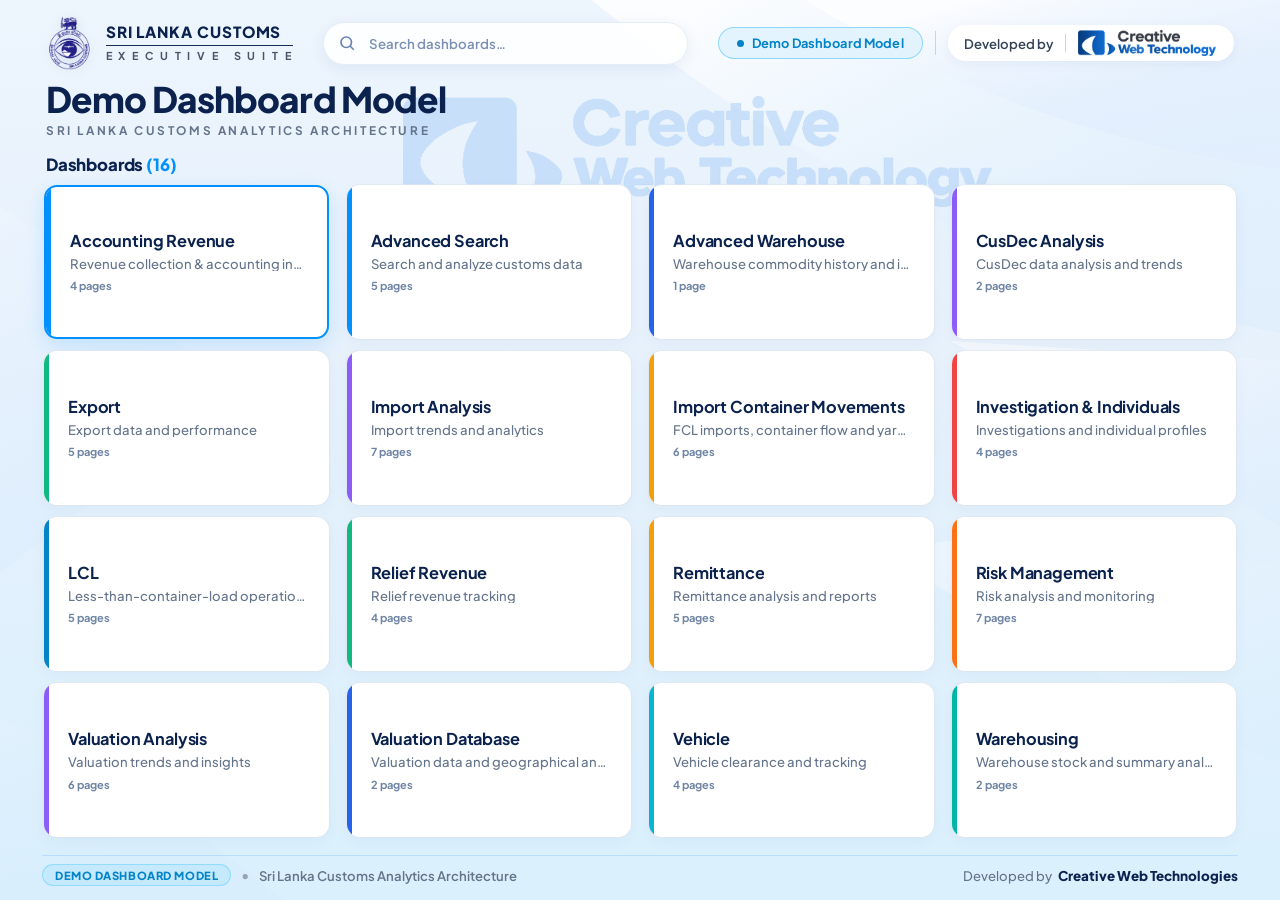
<file: index.html>
<!DOCTYPE html>
<html lang="en">
<head>
  <meta charset="UTF-8">
  <meta name="viewport" content="width=device-width, initial-scale=1.0">
  <title>Sri Lanka Customs - Demo Dashboard Model | Developed by Creative Web Technologies</title>
  <meta name="description" content="Browse 16 Sri Lanka Customs analytics dashboard previews, developed by Creative Web Technologies.">
  <link rel="preconnect" href="https://fonts.googleapis.com">
  <link rel="preconnect" href="https://fonts.gstatic.com" crossorigin>
  <link href="https://fonts.googleapis.com/css2?family=Plus+Jakarta+Sans:wght@400;500;600;700;800;900&display=swap" rel="stylesheet">
  
  <style>
    /* ==========================================================================
       Sri Lanka Customs - Luxury Executive Portal
       Faithful implementation matching demoHome.png reference exactly
       ========================================================================== */
    :root {
      --primary-blue: #0091ff;
      --navy-title: #0b224e;
      --navy-muted: #64748b;
      --navy-subtle: #94a3b8;
      --font-main: 'Plus Jakarta Sans', -apple-system, BlinkMacSystemFont, 'Segoe UI', Roboto, sans-serif;
      --radius-card: 13px;
      --radius-pill: 9999px;
      --transition-fast: 0.16s cubic-bezier(0.4, 0, 0.2, 1);
    }

    *, *::before, *::after {
      box-sizing: border-box;
      margin: 0;
      padding: 0;
    }

    /* 100vh Zero-Scroll Fit-to-Screen */
    html, body {
      width: 100vw;
      height: 100vh;
      height: 100dvh;
      max-height: 100vh;
      max-height: 100dvh;
      overflow: hidden !important;
      font-family: var(--font-main);
      color: var(--navy-title);
      -webkit-font-smoothing: antialiased;
    }

    body {
      background-color: #edf5fd;
      position: relative;
    }

    /* Subtle Fluid Silk Wave Backdrop matching demoHome.png */
    .bg-waves-wrapper {
      position: fixed;
      inset: 0;
      z-index: 0;
      pointer-events: none;
      overflow: hidden;
    }

    .bg-waves-img {
      width: 100%;
      height: 100%;
      object-fit: cover;
      object-position: center;
      display: block;
    }

    /* ==========================================================================
       Faded Creative Software Logo Watermark positioned as in demoHome.png
       ========================================================================== */
    .bg-watermark {
      position: absolute;
      top: 96px;
      left: 31.5%;
      width: 840px;
      max-width: 46vw;
      pointer-events: none;
      z-index: 0;
      opacity: 0.96;
      user-select: none;
    }

    .watermark-img {
      width: 100%;
      height: auto;
      display: block;
    }

    /* Main Container (100vh Strict Fit) */
    .portal-container {
      position: relative;
      z-index: 1;
      width: 100vw;
      height: 100vh;
      height: 100dvh;
      max-height: 100vh;
      max-height: 100dvh;
      padding: 16px 42px 14px;
      display: flex;
      flex-direction: column;
      justify-content: space-between;
      gap: 8px;
      box-sizing: border-box;
    }

    /* ==========================================================================
       Top Header (Search Bar Removed for Clean Spacious Executive Elegance)
       ========================================================================== */
    .portal-header {
      flex: 0 0 auto;
      display: flex;
      align-items: center;
      justify-content: space-between;
      gap: 20px;
      padding: 0 4px;
    }

    /* Brand Left */
    .brand-group {
      display: flex;
      align-items: center;
      gap: 14px;
      flex-shrink: 0;
    }

    .customs-crest-img {
      height: 54px;
      width: auto;
      object-fit: contain;
      filter: drop-shadow(0 2px 6px rgba(11, 34, 78, 0.12));
    }

    .brand-text {
      display: flex;
      flex-direction: column;
      line-height: 1.1;
    }

    .brand-name {
      font-size: 0.96rem;
      font-weight: 800;
      letter-spacing: 0.06em;
      color: var(--navy-title);
    }

    .brand-rule {
      height: 1.5px;
      background: var(--navy-title);
      margin: 4px 0 4px;
      width: 100%;
      opacity: 0.95;
    }

    .brand-suite {
      font-size: 0.68rem;
      font-weight: 700;
      letter-spacing: 0.22em;
      color: #475569;
    }

    /* Header Right Actions */
    .header-right {
      display: flex;
      align-items: center;
      gap: 12px;
      flex-shrink: 0;
    }

    .demo-model-pill {
      display: inline-flex;
      align-items: center;
      gap: 8px;
      background: rgba(224, 242, 254, 0.85);
      border: 1px solid rgba(125, 211, 252, 0.85);
      border-radius: var(--radius-pill);
      padding: 7px 18px;
      font-size: 0.8rem;
      font-weight: 700;
      color: #0284c7;
      letter-spacing: 0.01em;
      white-space: nowrap;
    }

    .pulse-cyan {
      width: 7px;
      height: 7px;
      border-radius: 50%;
      background-color: #0284c7;
      box-shadow: 0 0 0 0 rgba(2, 132, 199, 0.6);
      animation: pulse-blue 1.8s infinite;
    }

    @keyframes pulse-blue {
      0% { transform: scale(0.95); box-shadow: 0 0 0 0 rgba(2, 132, 199, 0.6); }
      70% { transform: scale(1); box-shadow: 0 0 0 6px rgba(2, 132, 199, 0); }
      100% { transform: scale(0.95); box-shadow: 0 0 0 0 rgba(2, 132, 199, 0); }
    }

    .header-v-divider {
      width: 1px;
      height: 24px;
      background: #cbd5e1;
    }

    .cwt-header-card {
      display: inline-flex;
      align-items: center;
      gap: 12px;
      background: #ffffff;
      border-radius: var(--radius-pill);
      padding: 5px 18px 5px 16px;
      box-shadow: 0 3px 12px rgba(15, 43, 92, 0.05);
      text-decoration: none;
      transition: all var(--transition-fast);
    }

    .cwt-header-card:hover {
      box-shadow: 0 5px 18px rgba(0, 145, 255, 0.15);
      transform: translateY(-1px);
    }

    .cwt-dev-label {
      font-size: 0.82rem;
      font-weight: 600;
      color: #334155;
      white-space: nowrap;
    }

    .cwt-v-line {
      width: 1px;
      height: 18px;
      background: #cbd5e1;
    }

    .cwt-logo-img {
      height: 26px;
      width: auto;
      object-fit: contain;
      display: block;
    }

    /* ==========================================================================
       Hero Section & Count Subbar
       ========================================================================== */
    .hero-section {
      flex: 0 0 auto;
      padding: 2px 4px 0;
    }

    .hero-title {
      font-size: 2.35rem;
      font-weight: 850;
      color: var(--navy-title);
      letter-spacing: -0.025em;
      line-height: 1.1;
      margin-bottom: 4px;
    }

    .hero-subtitle {
      font-size: 0.74rem;
      font-weight: 700;
      letter-spacing: 0.22em;
      text-transform: uppercase;
      color: var(--navy-muted);
      margin-bottom: 16px;
    }

    .dashboards-label {
      font-size: 1.05rem;
      font-weight: 800;
      color: var(--navy-title);
      letter-spacing: -0.01em;
    }

    .count-val {
      color: var(--primary-blue);
      font-weight: 800;
    }

    /* ==========================================================================
       Dashboard Grid (4 Columns x 4 Rows strictly fitting 100vh)
       ========================================================================== */
    .portal-grid {
      flex: 1 1 auto;
      display: grid;
      grid-template-columns: repeat(4, 1fr);
      grid-template-rows: repeat(4, 1fr);
      gap: 12px 18px;
      min-height: 0;
      padding: 2px 2px 4px;
    }

    @media (max-width: 1200px) {
      .portal-grid {
        grid-template-columns: repeat(3, 1fr);
        grid-template-rows: repeat(5, 1fr);
      }
    }

    /* Cards matching demoHome.png */
    .dash-card {
      position: relative;
      background: #ffffff;
      border-radius: var(--radius-card);
      padding: 0 22px 0 24px;
      box-shadow: 0 4px 16px rgba(15, 43, 92, 0.04), 0 0 0 1px rgba(226, 232, 240, 0.65);
      display: flex;
      align-items: center;
      text-decoration: none;
      color: inherit;
      transition: all var(--transition-fast);
      cursor: pointer;
      user-select: none;
      overflow: hidden;
      min-height: 0;
    }

    /* Colored Left Vertical Stripe with Rounded Ends */
    .dash-card::before {
      content: '';
      position: absolute;
      left: 0;
      top: 0;
      bottom: 0;
      width: 5px;
      background: var(--stripe-color, var(--primary-blue));
      border-top-left-radius: var(--radius-card);
      border-bottom-left-radius: var(--radius-card);
      transition: width var(--transition-fast);
    }

    .dash-card:hover {
      transform: translateY(-2px);
      box-shadow: 0 8px 22px rgba(15, 43, 92, 0.08), 0 0 0 1px rgba(203, 213, 225, 0.8);
      background: #ffffff;
    }

    .dash-card:hover::before {
      width: 6px;
    }

    /* Active / Featured Accounting Revenue Card */
    .dash-card.card-active {
      background: #ffffff;
      border: 2px solid var(--primary-blue);
      box-shadow: 0 6px 20px rgba(0, 145, 255, 0.16);
    }

    .dash-card.card-active::before {
      background: var(--primary-blue);
      width: 5px;
    }

    .dash-card.card-active:hover {
      box-shadow: 0 8px 24px rgba(0, 145, 255, 0.22);
    }

    /* Inside Content */
    .card-inner {
      display: flex;
      flex-direction: column;
      gap: 4px;
      width: 100%;
      min-width: 0;
    }

    .card-top-row {
      display: flex;
      align-items: center;
      justify-content: space-between;
      gap: 10px;
      min-width: 0;
    }

    .dash-title {
      font-size: 1.02rem;
      font-weight: 700;
      color: var(--navy-title);
      letter-spacing: -0.01em;
      white-space: nowrap;
      overflow: hidden;
      text-overflow: ellipsis;
      line-height: 1.25;
    }

    .dash-subtitle {
      font-size: 0.82rem;
      font-weight: 500;
      color: var(--navy-muted);
      white-space: nowrap;
      overflow: hidden;
      text-overflow: ellipsis;
      line-height: 1.2;
    }

    /* Live Badge on Accounting Revenue */
    .live-badge {
      display: inline-flex;
      align-items: center;
      gap: 5px;
      background: #d4f8e8;
      color: #00aa55;
      font-size: 0.72rem;
      font-weight: 800;
      padding: 3px 9px;
      border-radius: var(--radius-pill);
      letter-spacing: 0.04em;
      flex-shrink: 0;
    }

    .pulse-dot {
      width: 6px;
      height: 6px;
      border-radius: 50%;
      background: #00c853;
      box-shadow: 0 0 0 0 rgba(0, 200, 83, 0.6);
      animation: pulse-green 1.8s infinite;
    }

    @keyframes pulse-green {
      0% { transform: scale(0.95); box-shadow: 0 0 0 0 rgba(0, 200, 83, 0.6); }
      70% { transform: scale(1); box-shadow: 0 0 0 5px rgba(0, 200, 83, 0); }
      100% { transform: scale(0.95); box-shadow: 0 0 0 0 rgba(0, 200, 83, 0); }
    }

    /* ==========================================================================
       Posh Minimal Executive Footer
       ========================================================================== */
    .portal-footer {
      flex: 0 0 auto;
      display: flex;
      align-items: center;
      justify-content: space-between;
      padding-top: 8px;
      border-top: 1px solid rgba(147, 197, 253, 0.45);
      font-size: 0.8rem;
    }

    .footer-left {
      display: flex;
      align-items: center;
      gap: 10px;
    }

    .footer-pill {
      background: rgba(186, 230, 253, 0.65);
      border: 1px solid rgba(125, 211, 252, 0.7);
      border-radius: var(--radius-pill);
      padding: 3px 12px;
      font-size: 0.7rem;
      font-weight: 800;
      color: #0284c7;
      letter-spacing: 0.05em;
      text-transform: uppercase;
    }

    .footer-dot {
      color: #94a3b8;
      font-weight: 700;
    }

    .footer-subtext {
      color: var(--navy-muted);
      font-weight: 600;
      font-size: 0.82rem;
    }

    .footer-right {
      display: flex;
      align-items: center;
      gap: 6px;
    }

    .footer-dev-text {
      color: var(--navy-muted);
      font-weight: 500;
      font-size: 0.82rem;
    }

    .footer-cwt-name {
      color: var(--navy-title);
      font-weight: 800;
      font-size: 0.84rem;
    }
  
/* Homepage completion: searchable, navigable and usable across screen sizes. */
.portal-header { flex-wrap: wrap; }
.portal-search { flex: 1 1 230px; max-width: 410px; position: relative; margin: 0 10px; }
.portal-search svg { position: absolute; left: 15px; top: 50%; transform: translateY(-50%); width: 18px; height: 18px; fill: none; stroke: #6881b4; stroke-width: 2.2; pointer-events: none; }
.portal-search input { width: 100%; height: 43px; border-radius: 999px; background: rgba(255,255,255,.85); box-shadow: 0 4px 15px rgba(20,63,121,.07); border: 1px solid #e3edf7; padding: 0 19px 0 45px; font: 600 .83rem var(--font-main); color: var(--navy-title); outline: none; }
.portal-search input:focus { border-color: #58a9ee; box-shadow: 0 0 0 3px rgba(0,145,255,.12); }
.portal-search input::placeholder { color: #7c90b5; }
.portal-container { justify-content: flex-start; }
.portal-grid { grid-template-rows: repeat(4,minmax(83px,1fr)); }
.dash-card:focus-visible { outline: 3px solid #007bdc; outline-offset: 3px; }
.dash-card[hidden] { display:none !important; }
.card-top-row { width:100%; }
.card-count { color:#7085a5; font-size:.69rem; font-weight:700; margin-top: 4px; }
.card-chevron { position:absolute; right:16px; bottom:14px; color:#9cb4cf; opacity:0; font-size:1.1rem; transition:opacity .16s; }
.dash-card:hover .card-chevron, .dash-card:focus-visible .card-chevron { opacity:1; }
.ready-badge { display:inline-flex; padding:3px 9px; border-radius:50px; background:#e4f6ed; color:#118855; font-size:.68rem; font-weight:800; white-space:nowrap; }
.portal-empty { display:none; grid-column: 1/-1; padding:50px 20px; text-align:center; background:rgba(255,255,255,.7); border-radius: 14px; color:#64748b; }
.portal-empty:not([hidden]) { display:block; }
.portal-footer { margin-top: 6px; }
.sr-only { position:absolute; width:1px; height:1px; padding:0; margin:-1px; overflow:hidden; clip:rect(0,0,0,0); white-space:nowrap; border:0; }
@media(max-width:1450px) { .portal-container { overflow-y:auto; } html,body {height:auto;min-height:100%; max-height:none;overflow:auto !important;} .portal-grid {grid-template-rows:none; grid-auto-rows:minmax(100px,auto);} .hero-title {font-size:2.2rem;} .dash-card {min-height:98px;} }
@media(max-width:1160px) { .portal-container {height:auto;min-height:100dvh; max-height:none; padding:20px 26px 22px;} .portal-grid { grid-template-columns:repeat(3,minmax(0,1fr)); grid-template-rows:none; } .portal-search {order:3;max-width:none;flex-basis:100%;margin:12px 0 0;} .portal-header{gap:10px;} .hero-section {padding-top:14px;} }
@media(max-width:780px) { .portal-container{padding:18px 18px 22px;} .portal-grid{grid-template-columns:repeat(2,minmax(0,1fr));gap:12px;} .hero-title {font-size:2rem;} .bg-watermark{left:20%;max-width:70vw;} .footer-right {display:none;} }
@media(max-width:540px) { .portal-container {padding:14px 13px 22px;} .portal-grid {grid-template-columns:1fr; gap:10px;} .dash-card {min-height:92px;} .brand-name{font-size:.82rem;} .brand-suite{font-size:.56rem;letter-spacing:.13em;} .customs-crest-img{height:44px;} .demo-model-pill {display:none;} .header-v-divider{display:none;} .cwt-header-card {padding:5px 10px;} .cwt-dev-label {display:none;} .cwt-v-line{display:none;} .cwt-logo-img{height:23px;} .hero-title {font-size:1.7rem;} .hero-subtitle {line-height:1.6;font-size:.6rem;letter-spacing:.13em;} .footer-pill{font-size:.59rem;} .footer-subtext{font-size:.69rem;} }
@media(prefers-reduced-motion:reduce) { *,*:before,*:after{animation-duration:.01ms !important; transition-duration:.01ms !important;} }

  </style>
  <link rel="icon" type="image/png" href="assets/customs-logo.png">
</head>
<body>

  <!-- Background Fluid Silk Waves -->
  <div class="bg-waves-wrapper" aria-hidden="true">
    <img src="assets/bg-waves.svg" alt="" class="bg-waves-img">
  </div>

  <!-- Faded Creative Software Logo Watermark positioned exactly as in demoHome.png -->
  <div class="bg-watermark" aria-hidden="true">
    <img src="assets/cwt-watermark.png" alt="" class="watermark-img">
  </div>

  <div class="portal-container">

    <!-- Top Header (Search Bar Removed) -->
    <header class="portal-header">
      
      <!-- Brand Left -->
      <div class="brand-group">
        <img src="assets/customs-crest-transparent.png" alt="Sri Lanka Customs Crest" class="customs-crest-img" onerror="this.src='customs_logo.png'">
        <div class="brand-text">
          <span class="brand-name">SRI LANKA CUSTOMS</span>
          <div class="brand-rule"></div>
          <span class="brand-suite">E X E C U T I V E &nbsp; S U I T E</span>
        </div>
      </div>

<div class="portal-search" role="search">
        <label for="dashboardSearch" class="sr-only">Search dashboards</label>
        <svg viewBox="0 0 24 24" aria-hidden="true"><circle cx="11" cy="11" r="7"/><path d="m16 16 5 5"/></svg>
        <input id="dashboardSearch" type="search" placeholder="Search dashboards…" autocomplete="off" aria-controls="portalGrid">
      </div>
      <!-- Right Actions: Demo Model Badge & CWT Credit -->
      <div class="header-right">
        <!-- Demo Dashboard Model Badge -->
        <div class="demo-model-pill" title="Screenshot-based dashboard showcase">
          <span class="pulse-cyan"></span>
          <span>Demo Dashboard Model</span>
        </div>

        <div class="header-v-divider"></div>

        <!-- Developed by CWT Card -->
        <div class="cwt-header-card" title="Developed by Creative Web Technologies">
          <span class="cwt-dev-label">Developed by</span>
          <div class="cwt-v-line"></div>
          <img src="assets/cwt-logo.png" alt="Creative Web Technology" class="cwt-logo-img" onerror="this.src='cwt-logo.png'">
        </div>
      </div>

    </header>

    <!-- Hero Title & Subbar -->
    <div class="hero-section">
      <h1 class="hero-title">Demo Dashboard Model</h1>
      <div class="hero-subtitle">SRI LANKA CUSTOMS ANALYTICS ARCHITECTURE</div>
      <div class="dashboards-label">
        Dashboards <span class="count-val" id="countDisplay">(16)</span>
      </div>
    </div>

    <!-- Posh Clean Grid Matching demoHome.png -->
    <main class="portal-grid" id="portalGrid">
<a href="revenue.html" class="dash-card card-active" style="--stripe-color: #0091ff;" data-title="Accounting Revenue" data-desc="Revenue collection &amp; accounting insights" aria-label="Open Accounting Revenue dashboard, 4 pages">
          <div class="card-inner"><div class="card-top-row"><span class="dash-title">Accounting Revenue</span></div>
            <span class="dash-subtitle">Revenue collection &amp; accounting insights</span>
            <span class="card-count">4 pages</span>
          </div><span class="card-chevron" aria-hidden="true">↗</span></a>
<a href="dashboard.html?id=advanced-search" class="dash-card" style="--stripe-color: #0091ff;" data-title="Advanced Search" data-desc="Search and analyze customs data" aria-label="Open Advanced Search dashboard, 5 pages">
          <div class="card-inner"><div class="card-top-row"><span class="dash-title">Advanced Search</span></div>
            <span class="dash-subtitle">Search and analyze customs data</span>
            <span class="card-count">5 pages</span>
          </div><span class="card-chevron" aria-hidden="true">↗</span></a>
<a href="dashboard.html?id=advanced-warehouse" class="dash-card" style="--stripe-color: #2563eb;" data-title="Advanced Warehouse" data-desc="Warehouse commodity history and insights" aria-label="Open Advanced Warehouse dashboard, 1 pages">
          <div class="card-inner"><div class="card-top-row"><span class="dash-title">Advanced Warehouse</span></div>
            <span class="dash-subtitle">Warehouse commodity history and insights</span>
            <span class="card-count">1 page</span>
          </div><span class="card-chevron" aria-hidden="true">↗</span></a>
<a href="dashboard.html?id=cusdec-analysis" class="dash-card" style="--stripe-color: #8b5cf6;" data-title="CusDec Analysis" data-desc="CusDec data analysis and trends" aria-label="Open CusDec Analysis dashboard, 2 pages">
          <div class="card-inner"><div class="card-top-row"><span class="dash-title">CusDec Analysis</span></div>
            <span class="dash-subtitle">CusDec data analysis and trends</span>
            <span class="card-count">2 pages</span>
          </div><span class="card-chevron" aria-hidden="true">↗</span></a>
<a href="dashboard.html?id=export" class="dash-card" style="--stripe-color: #10b981;" data-title="Export" data-desc="Export data and performance" aria-label="Open Export dashboard, 5 pages">
          <div class="card-inner"><div class="card-top-row"><span class="dash-title">Export</span></div>
            <span class="dash-subtitle">Export data and performance</span>
            <span class="card-count">5 pages</span>
          </div><span class="card-chevron" aria-hidden="true">↗</span></a>
<a href="dashboard.html?id=import-analysis" class="dash-card" style="--stripe-color: #8b5cf6;" data-title="Import Analysis" data-desc="Import trends and analytics" aria-label="Open Import Analysis dashboard, 7 pages">
          <div class="card-inner"><div class="card-top-row"><span class="dash-title">Import Analysis</span></div>
            <span class="dash-subtitle">Import trends and analytics</span>
            <span class="card-count">7 pages</span>
          </div><span class="card-chevron" aria-hidden="true">↗</span></a>
<a href="dashboard.html?id=import-container-movements" class="dash-card" style="--stripe-color: #f59e0b;" data-title="Import Container Movements" data-desc="FCL imports, container flow and yard monitoring" aria-label="Open Import Container Movements dashboard, 6 pages">
          <div class="card-inner"><div class="card-top-row"><span class="dash-title">Import Container Movements</span></div>
            <span class="dash-subtitle">FCL imports, container flow and yard monitoring</span>
            <span class="card-count">6 pages</span>
          </div><span class="card-chevron" aria-hidden="true">↗</span></a>
<a href="dashboard.html?id=investigation-individuals" class="dash-card" style="--stripe-color: #ef4444;" data-title="Investigation &amp; Individuals" data-desc="Investigations and individual profiles" aria-label="Open Investigation &amp; Individuals dashboard, 4 pages">
          <div class="card-inner"><div class="card-top-row"><span class="dash-title">Investigation &amp; Individuals</span></div>
            <span class="dash-subtitle">Investigations and individual profiles</span>
            <span class="card-count">4 pages</span>
          </div><span class="card-chevron" aria-hidden="true">↗</span></a>
<a href="dashboard.html?id=lcl" class="dash-card" style="--stripe-color: #0284c7;" data-title="LCL" data-desc="Less-than-container-load operations and movements" aria-label="Open LCL dashboard, 5 pages">
          <div class="card-inner"><div class="card-top-row"><span class="dash-title">LCL</span></div>
            <span class="dash-subtitle">Less-than-container-load operations and movements</span>
            <span class="card-count">5 pages</span>
          </div><span class="card-chevron" aria-hidden="true">↗</span></a>
<a href="dashboard.html?id=relief-revenue" class="dash-card" style="--stripe-color: #10b981;" data-title="Relief Revenue" data-desc="Relief revenue tracking" aria-label="Open Relief Revenue dashboard, 4 pages">
          <div class="card-inner"><div class="card-top-row"><span class="dash-title">Relief Revenue</span></div>
            <span class="dash-subtitle">Relief revenue tracking</span>
            <span class="card-count">4 pages</span>
          </div><span class="card-chevron" aria-hidden="true">↗</span></a>
<a href="dashboard.html?id=remittance" class="dash-card" style="--stripe-color: #f59e0b;" data-title="Remittance" data-desc="Remittance analysis and reports" aria-label="Open Remittance dashboard, 5 pages">
          <div class="card-inner"><div class="card-top-row"><span class="dash-title">Remittance</span></div>
            <span class="dash-subtitle">Remittance analysis and reports</span>
            <span class="card-count">5 pages</span>
          </div><span class="card-chevron" aria-hidden="true">↗</span></a>
<a href="dashboard.html?id=risk-management" class="dash-card" style="--stripe-color: #f97316;" data-title="Risk Management" data-desc="Risk analysis and monitoring" aria-label="Open Risk Management dashboard, 7 pages">
          <div class="card-inner"><div class="card-top-row"><span class="dash-title">Risk Management</span></div>
            <span class="dash-subtitle">Risk analysis and monitoring</span>
            <span class="card-count">7 pages</span>
          </div><span class="card-chevron" aria-hidden="true">↗</span></a>
<a href="dashboard.html?id=valuation-analysis" class="dash-card" style="--stripe-color: #8b5cf6;" data-title="Valuation Analysis" data-desc="Valuation trends and insights" aria-label="Open Valuation Analysis dashboard, 6 pages">
          <div class="card-inner"><div class="card-top-row"><span class="dash-title">Valuation Analysis</span></div>
            <span class="dash-subtitle">Valuation trends and insights</span>
            <span class="card-count">6 pages</span>
          </div><span class="card-chevron" aria-hidden="true">↗</span></a>
<a href="dashboard.html?id=valuation-database" class="dash-card" style="--stripe-color: #2563eb;" data-title="Valuation Database" data-desc="Valuation data and geographical analysis" aria-label="Open Valuation Database dashboard, 2 pages">
          <div class="card-inner"><div class="card-top-row"><span class="dash-title">Valuation Database</span></div>
            <span class="dash-subtitle">Valuation data and geographical analysis</span>
            <span class="card-count">2 pages</span>
          </div><span class="card-chevron" aria-hidden="true">↗</span></a>
<a href="dashboard.html?id=vehicle" class="dash-card" style="--stripe-color: #06b6d4;" data-title="Vehicle" data-desc="Vehicle clearance and tracking" aria-label="Open Vehicle dashboard, 4 pages">
          <div class="card-inner"><div class="card-top-row"><span class="dash-title">Vehicle</span></div>
            <span class="dash-subtitle">Vehicle clearance and tracking</span>
            <span class="card-count">4 pages</span>
          </div><span class="card-chevron" aria-hidden="true">↗</span></a>
<a href="dashboard.html?id=warehousing" class="dash-card" style="--stripe-color: #00b7a5;" data-title="Warehousing" data-desc="Warehouse stock and summary analysis" aria-label="Open Warehousing dashboard, 2 pages">
          <div class="card-inner"><div class="card-top-row"><span class="dash-title">Warehousing</span></div>
            <span class="dash-subtitle">Warehouse stock and summary analysis</span>
            <span class="card-count">2 pages</span>
          </div><span class="card-chevron" aria-hidden="true">↗</span></a>
    <div class="portal-empty" id="portalEmpty" hidden>No dashboards matched your search. Try a different term.</div>
    </main>

    <!-- Posh Minimal Executive Footer -->
    <footer class="portal-footer">
      <div class="footer-left">
        <span class="footer-pill">DEMO DASHBOARD MODEL</span>
        <span class="footer-dot">•</span>
        <span class="footer-subtext">Sri Lanka Customs Analytics Architecture</span>
      </div>
      <div class="footer-right">
        <span class="footer-dev-text">Developed by</span>
        <span class="footer-cwt-name">Creative Web Technologies</span>
      </div>
    </footer>

  </div>
  <script src="home.js" defer></script>

</body>
</html>
</file>
